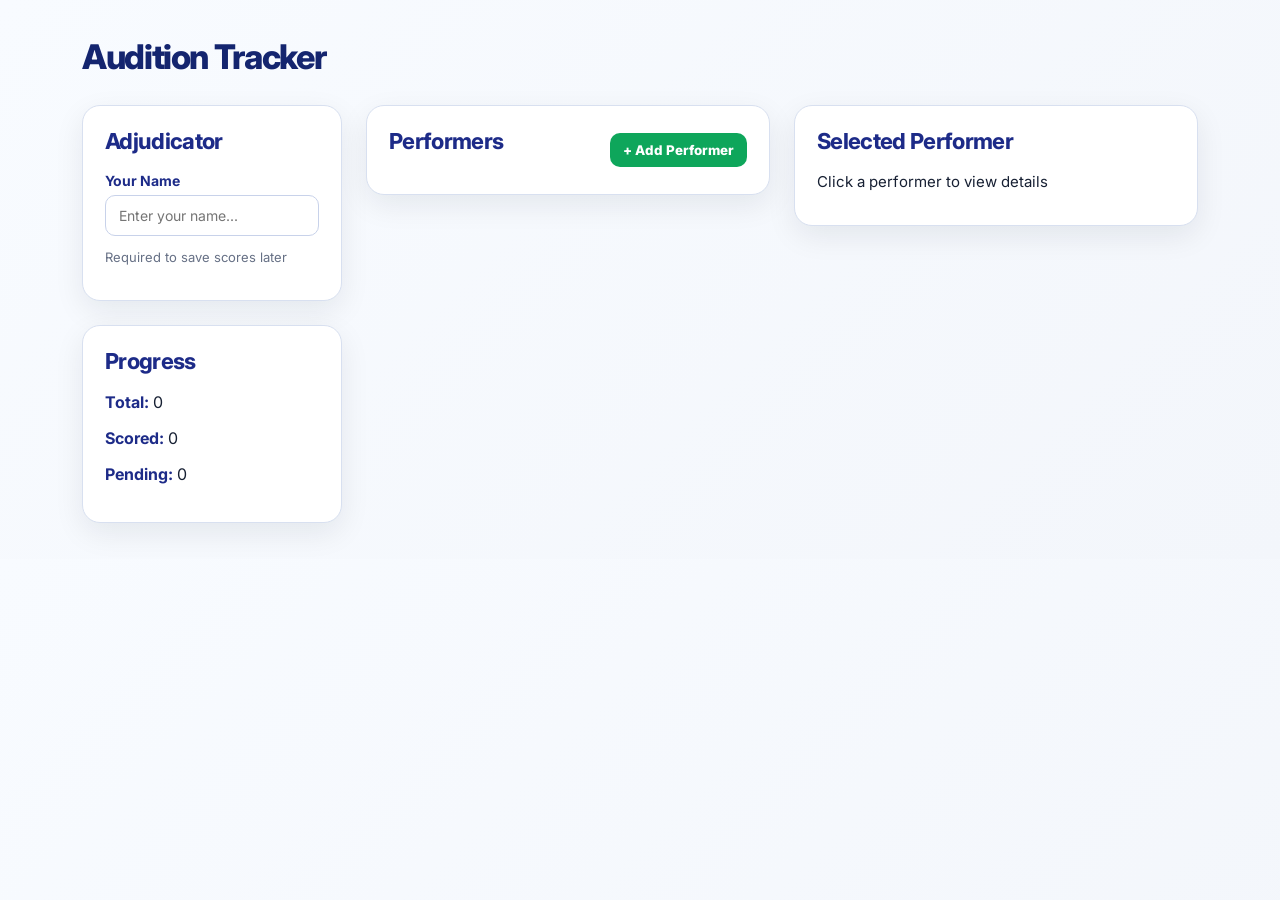
<file: frontend/index.html>
<!DOCTYPE html>
<html>
<head>
    <title>Audition Tracker</title>
    <link rel="stylesheet" href="styles.css">
</head>

<body>
    <div class="page-container">
        <h1>Audition Tracker</h1>

        <div class="app-layout">
            <aside class="sidebar">
                <div class="panel">
                    <h2>Adjudicator</h2>

                    <label for="adjudicator-name">Your Name</label>
                    <input type="text" id="adjudicator-name" placeholder="Enter your name...">

                    <p class="helper-text">Required to save scores later</p>
                </div>

                <div class="panel">
                    <h2>Progress</h2>

                    <p><span class="detail-label">Total:</span> <span id="total-count">0</span></p>
                    <p><span class="detail-label">Scored:</span> <span id="scored-count">0</span></p>
                    <p><span class="detail-label">Pending:</span> <span id="pending-count">0</span></p>
                </div>
            </aside>

            <main class="main-layout">
                <div class="panel">
                    <div class="panel-header">
                        <h2>Performers</h2>
                        <button id="toggle-add-performer-btn">+ Add Performer</button>
                    </div>

                    <div class="add-performer-box hidden" id="add-performer-form">
                        <h3>Add Performer</h3>

                        <input type="text" id="new-first-name" placeholder="First name">
                        <input type="text" id="new-last-name" placeholder="Last name">
                        <input type="number" id="new-age" placeholder="Age">
                        <input type="email" id="new-email" placeholder="Email">

                        <select id="new-section">
                            <option value="">Select section</option>
                        </select>

                        <button id="add-performer-btn">Save Performer</button>
                    </div>

                    <div id="performer-list"></div>
                </div>

                <div class="panel" id="performer-detail">
                    <h2>Selected Performer</h2>
                    <p>Click a performer to view details</p>
                </div>
            </main>
        </div>
    </div>

    <script src="app.js"></script>
</body>
</html>
</file>
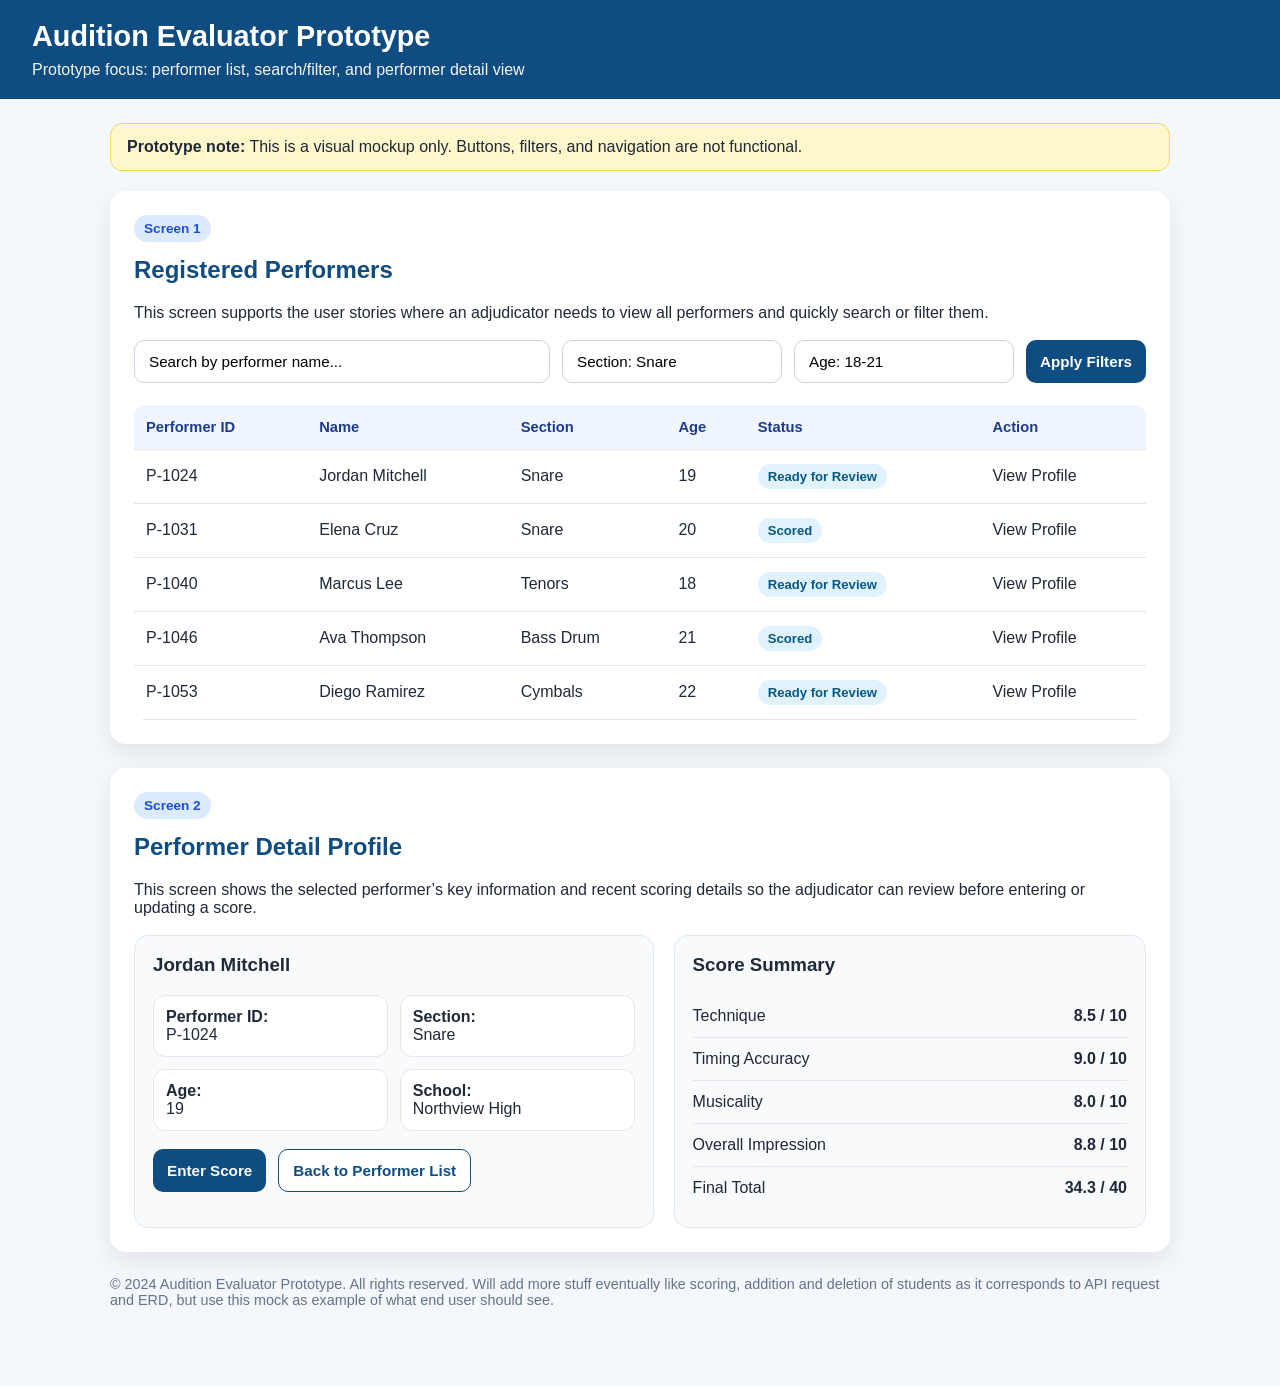
<file: prototype/prototype.html>
<!DOCTYPE html>
<html lang="en">
<head>
  <meta charset="UTF-8" />
  <meta name="viewport" content="width=device-width, initial-scale=1.0" />
  <title>Audition Evaluator Prototype</title>
  <link rel="stylesheet" href="styles.css" />
</head>
<body>
  <header>
    <h1>Audition Evaluator Prototype</h1>
    <p>Prototype focus: performer list, search/filter, and performer detail view</p>
  </header>

  <main>
    <div class="notice">
      <strong>Prototype note:</strong> This is a visual mockup only. Buttons, filters, and navigation are not functional.
    </div>

    <section class="screen">
      <div class="screen-label">Screen 1</div>
      <h2>Registered Performers</h2>
      <p>This screen supports the user stories where an adjudicator needs to view all performers and quickly search or filter them.</p>

      <div class="toolbar">
        <input class="field" type="text" value="Search by performer name..." readonly>
        <input class="field" type="text" value="Section: Snare" readonly>
        <input class="field" type="text" value="Age: 18-21" readonly>
        <button class="button">Apply Filters</button>
      </div>

      <table>
        <thead>
          <tr>
            <th>Performer ID</th>
            <th>Name</th>
            <th>Section</th>
            <th>Age</th>
            <th>Status</th>
            <th>Action</th>
          </tr>
        </thead>
        <tbody>
          <tr>
            <td>P-1024</td>
            <td>Jordan Mitchell</td>
            <td>Snare</td>
            <td>19</td>
            <td><span class="tag">Ready for Review</span></td>
            <td>View Profile</td>
          </tr>
          <tr>
            <td>P-1031</td>
            <td>Elena Cruz</td>
            <td>Snare</td>
            <td>20</td>
            <td><span class="tag">Scored</span></td>
            <td>View Profile</td>
          </tr>
          <tr>
            <td>P-1040</td>
            <td>Marcus Lee</td>
            <td>Tenors</td>
            <td>18</td>
            <td><span class="tag">Ready for Review</span></td>
            <td>View Profile</td>
          </tr>
          <tr>
            <td>P-1046</td>
            <td>Ava Thompson</td>
            <td>Bass Drum</td>
            <td>21</td>
            <td><span class="tag">Scored</span></td>
            <td>View Profile</td>
          </tr>
          <tr>
            <td>P-1053</td>
            <td>Diego Ramirez</td>
            <td>Cymbals</td>
            <td>22</td>
            <td><span class="tag">Ready for Review</span></td>
            <td>View Profile</td>
          </tr>
        </tbody>
      </table>
    </section>

    <section class="screen">
      <div class="screen-label">Screen 2</div>
      <h2>Performer Detail Profile</h2>
      <p>This screen shows the selected performer’s key information and recent scoring details so the adjudicator can review before entering or updating a score.</p>

      <div class="profile-grid">
        <div class="card">
          <h3>Jordan Mitchell</h3>
          <div class="meta">
            <div><strong>Performer ID:</strong><br>P-1024</div>
            <div><strong>Section:</strong><br>Snare</div>
            <div><strong>Age:</strong><br>19</div>
            <div><strong>School:</strong><br>Northview High</div>
          </div>

          <div class="actions">
            <button class="button">Enter Score</button>
            <button class="button secondary">Back to Performer List</button>
          </div>
        </div>

        <div class="card">
          <h3>Score Summary</h3>
          <ul class="score-list">
            <li><span>Technique</span><strong>8.5 / 10</strong></li>
            <li><span>Timing Accuracy</span><strong>9.0 / 10</strong></li>
            <li><span>Musicality</span><strong>8.0 / 10</strong></li>
            <li><span>Overall Impression</span><strong>8.8 / 10</strong></li>
            <li><span>Final Total</span><strong>34.3 / 40</strong></li>
          </ul>
        </div>
      </div>
    </section>

    <footer>
        <p>&copy; 2024 Audition Evaluator Prototype. All rights reserved. 
            Will add more stuff eventually like scoring, addition and deletion of students as it corresponds to API request and ERD, 
            but use this mock as example of what end user should see. </p>
    </footer>
  </main>
</body>
</html>
</file>
<file: frontend/styles.css>
@import url("https://fonts.googleapis.com/css2?family=Inter:wght@400;500;600;700;800&display=swap");

:root {
    --bg: #f3f6fb;
    --panel: #ffffff;
    --text: #172033;
    --muted: #667085;
    --primary: #3157d5;
    --primary-dark: #2444ad;
    --primary-light: #eaf0ff;
    --border: #d8e0f0;
    --success: #15803d;
    --success-bg: #dcfce7;
    --warning: #92400e;
    --warning-bg: #fef3c7;
    --shadow: 0 10px 30px rgba(15, 23, 42, 0.08);
}

* {
    box-sizing: border-box;
}

body {
    margin: 0;
    font-family: "Inter", system-ui, -apple-system, BlinkMacSystemFont, "Segoe UI", sans-serif;
    background: linear-gradient(135deg, #f8fbff 0%, var(--bg) 100%);
    color: var(--text);
}

.page-container {
    max-width: 1180px;
    margin: 0 auto;
    padding: 36px 32px;
}

h1 {
    margin: 0 0 28px;
    color: #14256f;
    font-size: 34px;
    font-weight: 800;
    letter-spacing: -0.04em;
}

h2 {
    font-size: 22px;
    font-weight: 750;
    letter-spacing: -0.03em;
}

h3 {
    font-size: 17px;
    font-weight: 700;
}

.app-layout {
    display: grid;
    grid-template-columns: 260px 1fr;
    gap: 24px;
    align-items: start;
}

.main-layout {
    display: grid;
    grid-template-columns: 1fr 1fr;
    gap: 24px;
    align-items: start;
}

.sidebar {
    display: flex;
    flex-direction: column;
    gap: 24px;
}

.panel {
    background-color: var(--panel);
    border: 1px solid var(--border);
    border-radius: 18px;
    padding: 22px;
    box-shadow: var(--shadow);
}

.panel h2 {
    margin-top: 0;
    margin-bottom: 18px;
    color: #1d2b88;
}

.panel-header {
    display: flex;
    justify-content: space-between;
    align-items: center;
    gap: 16px;
}

input,
select {
    width: 100%;
    padding: 11px 13px;
    border: 1px solid #c8d2ea;
    border-radius: 10px;
    font-family: inherit;
    font-size: 14px;
    outline: none;
    background-color: #fff;
}

input:focus,
select:focus {
    border-color: var(--primary);
    box-shadow: 0 0 0 4px rgba(49, 87, 213, 0.12);
}

label {
    display: block;
    margin-bottom: 6px;
    font-weight: 700;
    color: #1d2b88;
    font-size: 14px;
}

.helper-text {
    color: var(--muted);
    font-size: 13px;
}

.detail-label {
    font-weight: 700;
    color: #1d2b88;
}

#performer-list {
    display: flex;
    flex-direction: column;
    gap: 10px;
}

.performer-row {
    display: flex;
    justify-content: space-between;
    align-items: center;
    gap: 12px;
    padding: 10px 0;
    border-bottom: 1px solid #eef2f8;
}

.performer-row:hover {
    background-color: var(--primary-light);
    margin-inline: -10px;
    padding-inline: 10px;
    border-radius: 10px;
}

.performer-name {
    font-weight: 700;
    color: var(--text);
}

.status-badge {
    padding: 5px 9px;
    border-radius: 999px;
    font-size: 12px;
    font-weight: 800;
}

.status-scored {
    background-color: var(--success-bg);
    color: var(--success);
}

.status-pending {
    background-color: var(--warning-bg);
    color: var(--warning);
}

#performer-detail p {
    margin: 12px 0;
    font-size: 15px;
}

.score-form {
    margin-top: 24px;
    padding-top: 20px;
    border-top: 1px solid var(--border);
}

.score-form h3 {
    margin-bottom: 16px;
    color: #1d2b88;
}

.score-form input {
    margin-bottom: 10px;
}

.total-score-box {
    margin-top: 18px;
    padding: 14px;
    background-color: #f8faff;
    border: 1px solid var(--border);
    border-radius: 12px;
    font-size: 17px;
}

#total-score {
    float: right;
    font-weight: 800;
    color: var(--primary);
}

button {
    font-family: inherit;
}

#apply-scores-btn,
#add-performer-btn,
#toggle-add-performer-btn {
    border: none;
    border-radius: 10px;
    color: white;
    font-weight: 800;
    cursor: pointer;
    transition: transform 0.15s ease, box-shadow 0.15s ease, background-color 0.15s ease;
}

#apply-scores-btn:hover,
#add-performer-btn:hover,
#toggle-add-performer-btn:hover {
    transform: translateY(-1px);
    box-shadow: 0 8px 18px rgba(49, 87, 213, 0.22);
}

#apply-scores-btn {
    margin-top: 18px;
    width: 100%;
    padding: 13px;
    background-color: var(--primary);
    font-size: 15px;
}

#apply-scores-btn:hover {
    background-color: var(--primary-dark);
}

#toggle-add-performer-btn,
#add-performer-btn {
    background-color: #0ea65b;
}

#toggle-add-performer-btn {
    padding: 9px 13px;
}

#add-performer-btn {
    width: 100%;
    padding: 12px;
}

#toggle-add-performer-btn:hover,
#add-performer-btn:hover {
    background-color: #0b8d4d;
}

.add-performer-box {
    margin-bottom: 20px;
    padding-bottom: 18px;
    border-bottom: 1px solid var(--border);
}

.add-performer-box h3 {
    margin-top: 0;
    color: #1d2b88;
}

.add-performer-box input,
.add-performer-box select {
    margin-bottom: 10px;
}

.score-message {
    margin-top: 10px;
    min-height: 20px;
    font-weight: 700;
    font-size: 14px;
}

.hidden {
    display: none;
}

.delete-btn {
    margin-left: 8px;
    padding: 6px 10px;
    border: none;
    border-radius: 8px;
    background-color: #fee2e2;
    color: #b91c1c;
    font-size: 12px;
    font-weight: 700;
    cursor: pointer;
    transition: all 0.15s ease;
}

.delete-btn:hover {
    background-color: #fecaca;
    color: #7f1d1d;
    transform: translateY(-1px);
}

@media (max-width: 900px) {
    .app-layout,
    .main-layout {
        grid-template-columns: 1fr;
    }

    .page-container {
        padding: 24px 18px;
    }
}
</file>
<file: prototype/styles.css>
* {
  box-sizing: border-box;
}

body {
  margin: 0;
  font-family: Arial, Helvetica, sans-serif;
  background: #f4f7fb;
  color: #1f2937;
}

header {
  background: #0f4c81;
  color: white;
  padding: 20px 32px;
}

header h1 {
  margin: 0;
  font-size: 1.8rem;
}

header p {
  margin: 8px 0 0;
  opacity: 0.95;
}

main {
  max-width: 1100px;
  margin: 24px auto;
  padding: 0 20px 40px;
}

.notice {
  background: #fff7cc;
  border: 1px solid #f1d56b;
  border-radius: 12px;
  padding: 14px 16px;
  margin-bottom: 20px;
}

.screen {
  background: white;
  border-radius: 16px;
  padding: 24px;
  margin-bottom: 24px;
  box-shadow: 0 10px 25px rgba(0, 0, 0, 0.08);
}

.screen h2 {
  margin-top: 0;
  color: #0f4c81;
}

.screen-label {
  display: inline-block;
  background: #dbeafe;
  color: #1d4ed8;
  padding: 6px 10px;
  border-radius: 999px;
  font-size: 0.85rem;
  font-weight: bold;
  margin-bottom: 14px;
}

.toolbar {
  display: grid;
  grid-template-columns: 2fr 1fr 1fr auto;
  gap: 12px;
  margin: 18px 0 22px;
}

.field,
.button {
  padding: 12px 14px;
  border-radius: 10px;
  border: 1px solid #cbd5e1;
  font-size: 0.95rem;
  background: white;
}

.button {
  background: #0f4c81;
  color: white;
  border: none;
  font-weight: bold;
  cursor: default;
}

table {
  width: 100%;
  border-collapse: collapse;
  overflow: hidden;
  border-radius: 12px;
}

th,
td {
  text-align: left;
  padding: 14px 12px;
  border-bottom: 1px solid #e5e7eb;
}

th {
  background: #eff6ff;
  color: #1e3a8a;
  font-size: 0.92rem;
}

.tag {
  display: inline-block;
  padding: 5px 10px;
  border-radius: 999px;
  background: #e0f2fe;
  color: #075985;
  font-size: 0.82rem;
  font-weight: bold;
}

.profile-grid {
  display: grid;
  grid-template-columns: 1.1fr 1fr;
  gap: 20px;
  margin-top: 18px;
}

.card {
  background: #f8fafc;
  border: 1px solid #e2e8f0;
  border-radius: 14px;
  padding: 18px;
}

.card h3 {
  margin-top: 0;
}

.meta {
  display: grid;
  grid-template-columns: 1fr 1fr;
  gap: 12px;
}

.meta div {
  background: white;
  border: 1px solid #e5e7eb;
  border-radius: 12px;
  padding: 12px;
}

.score-list {
  list-style: none;
  padding: 0;
  margin: 0;
}

.score-list li {
  display: flex;
  justify-content: space-between;
  padding: 12px 0;
  border-bottom: 1px solid #e5e7eb;
}

.score-list li:last-child {
  border-bottom: none;
}

.actions {
  display: flex;
  gap: 12px;
  margin-top: 18px;
}

.secondary {
  background: white;
  color: #0f4c81;
  border: 1px solid #0f4c81;
}

footer {
  color: #64748b;
  font-size: 0.9rem;
  margin-top: 10px;
}

@media (max-width: 850px) {
  .toolbar,
  .profile-grid,
  .meta {
    grid-template-columns: 1fr;
  }
}
</file>
